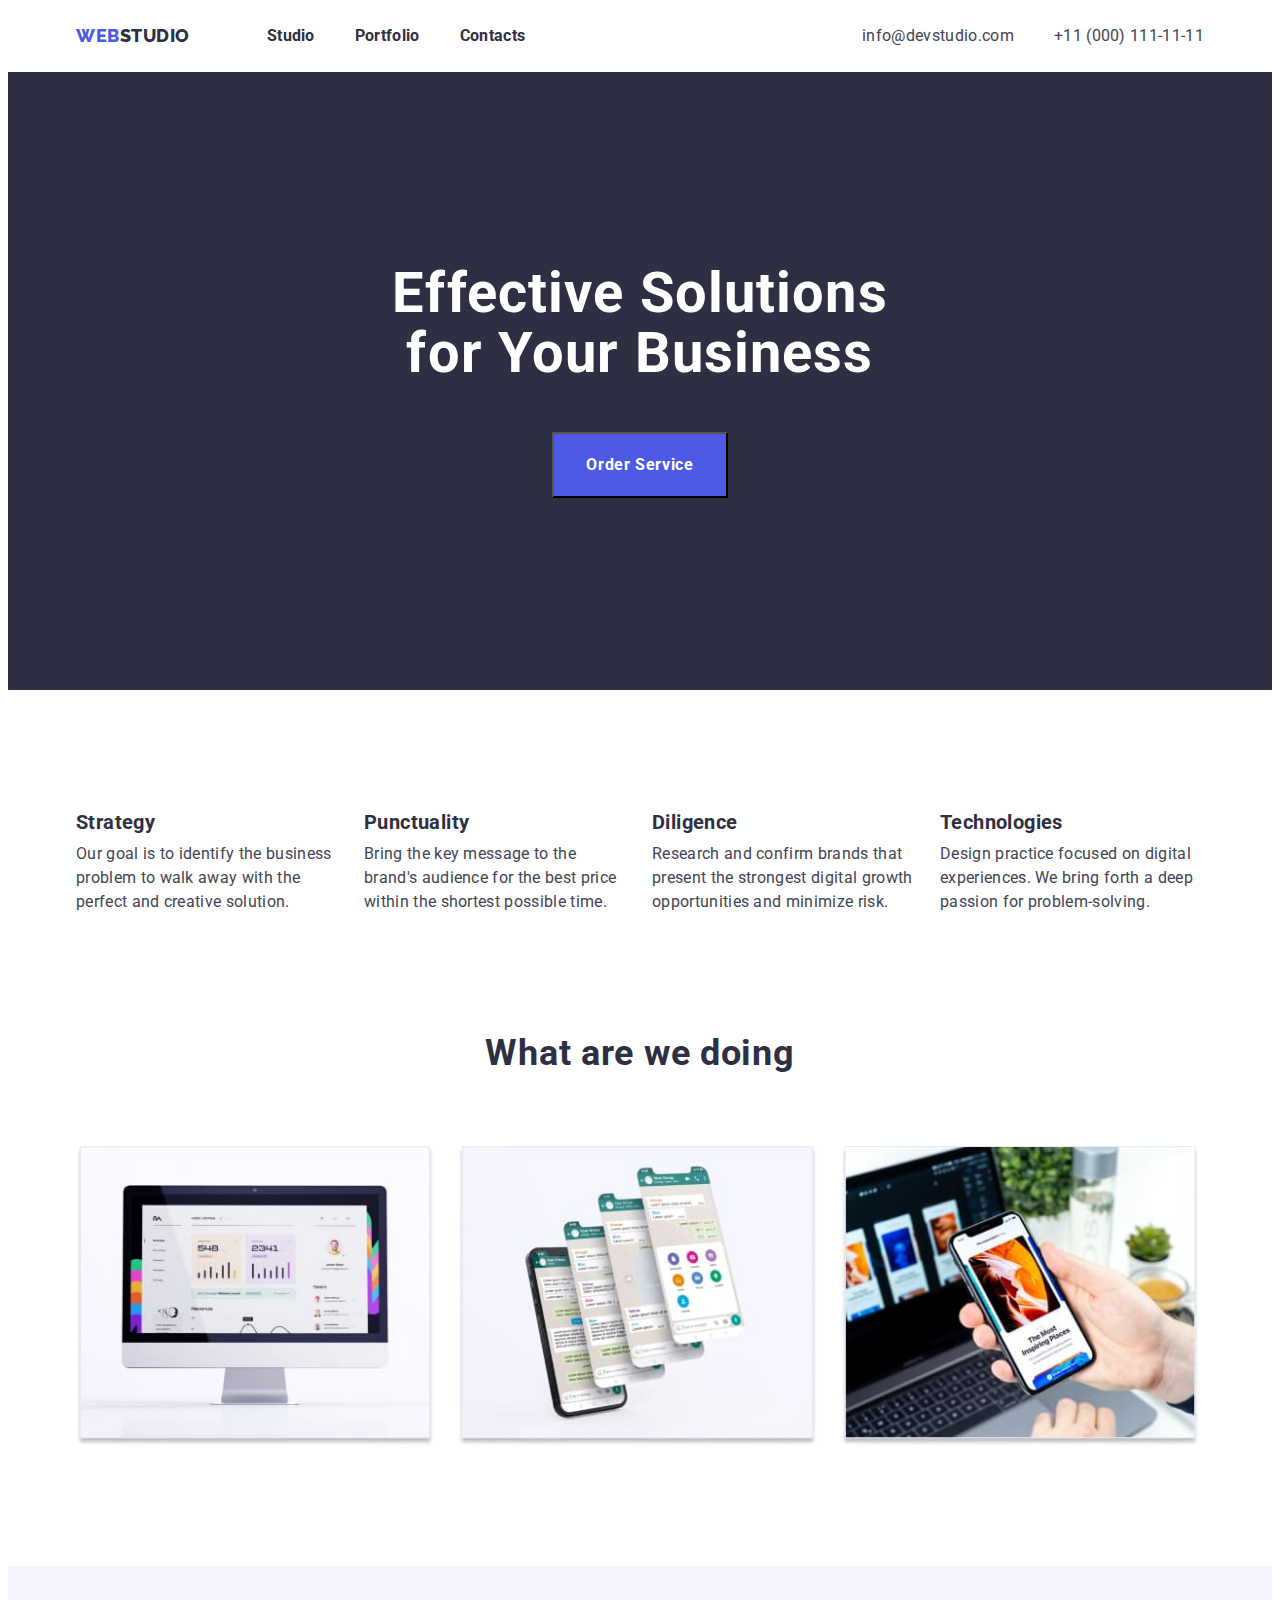
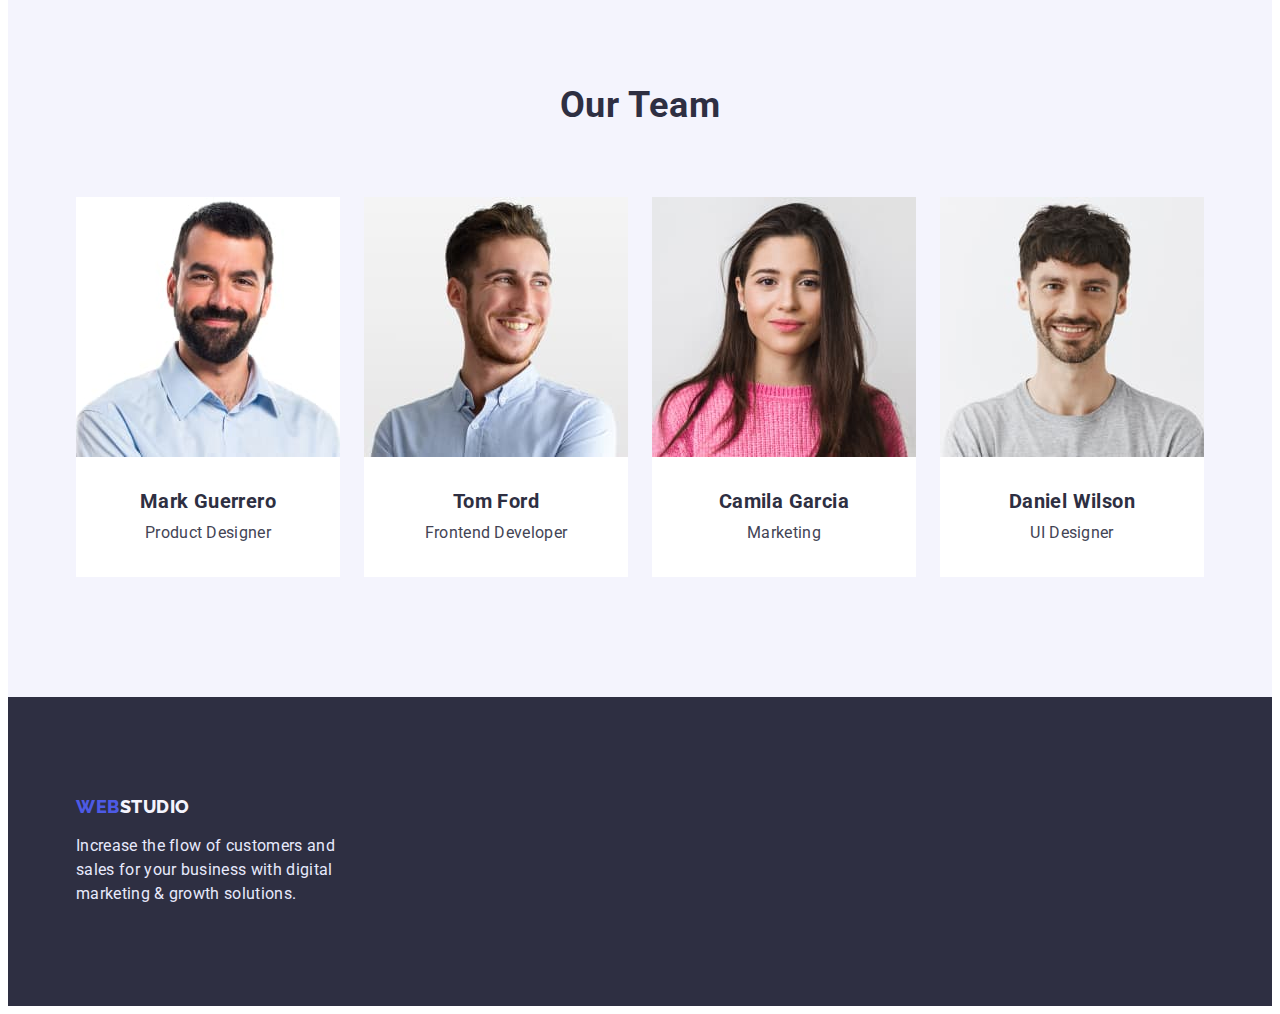
<file: index.html>
<!DOCTYPE html>
<html lang="en">
  <head>
    <meta charset="UTF-8" />
    <meta http-equiv="X-UA-Compatible" content="IE=edge" />
    <meta name="viewport" content="width=device-width, initial-scale=1.0" />
    <title>Module.1.1</title>

    <link
      rel="stylesheet"
      href="https://cdnjs.cloudflare.com/ajax/libs/modern-normalize/1.1.0/modern-normalize.min.css"
      integrity="sha512-wpPYUAdjBVSE4KJnH1VR1HeZfpl1ub8YT/NKx4PuQ5NmX2tKuGu6U/JRp5y+Y8XG2tV+wKQpNHVUX03MfMFn9Q=="
      crossorigin="anonymous"
      referrerpolicy="no-referrer"
    />
    <link rel="preconnect" href="https://fonts.googleapis.com" />
    <link rel="preconnect" href="https://fonts.gstatic.com" crossorigin />
    <link
      href="https://fonts.googleapis.com/css2?family=Raleway:wght@700;800&family=Roboto:wght@400;500;700;900&display=swap"
      rel="stylesheet"
    />

    <link rel="stylesheet" href="./css/styles.css" />
  </head>

  <body>
    <header class="header">
      <div class="conteiner">
        <a class="logo-link" href="/"><span class="three-letters">WEB</span>STUDIO</a>
        <nav>
          <ul class="header-list">
            <li><a class="header-link" href="./index.html">Studio</a></li>
            <li>
              <a class="header-link" href="./portfolio.html">Portfolio</a>
            </li>
            <li><a class="header-link" href="/">Contacts</a></li>
          </ul>
        </nav>

        <ul class="header-contacts">
            <li class="header-contacts__item">
              <a class="header-contacts__link" href="mailto:info@devstudio.com"
                >info@devstudio.com</a
              >
            </li>

            <li class="header-contacts__item">
              <a class="header-contacts__link" href="tel:+110001111111">+11 (000) 111-11-11</a>
            </li>
        </ul>
      </div>
    </header>
    <main>
      <section class="hero section">
        <div class="conteiner">
          <h1 class="hero_title">Effective Solutions for Your Business</h1>
          <button type="button" class="hero_button">Order Service</button>
        </div>
      </section>

      <!--personalities webstudio-->

      <section class="section goals">
        <div class="conteiner">
          <h2 class="visually-hidden">Goals</h2>
          <ul class="description">
            <li class="description_list">
              <h3 class="description_list_item">Strategy</h3>
              <p class="description_text">
                Our goal is to identify the business problem to walk away with the perfect and
                creative solution.
              </p>
            </li>
            <li class="description_list">
              <h3 class="description_list_item">Punctuality</h3>
              <p class="description_text">
                Bring the key message to the brand's audience for the best price within the shortest
                possible time.
              </p>
            </li>
            <li class="description_list">
              <h3 class="description_list_item">Diligence</h3>
              <p class="description_text">
                Research and confirm brands that present the strongest digital growth opportunities
                and minimize risk.
              </p>
            </li>
            <li class="description_list">
              <h3 class="description_list_item">Technologies</h3>
              <p class="description_text">
                Design practice focused on digital experiences. We bring forth a deep passion for
                problem-solving.
              </p>
            </li>
          </ul>
        </div>
      </section>

      <!-- Activity -->

      <section class="section activity">
        <div class="conteiner">
          <h2 class="activity_title">What are we doing</h2>
          <div class="conteiner-in">
          <ul class="activity_list">
            <li class="activity_list_item">
              <img width="360" height="300" src="./images/Photo-1.jpg" alt="Photo-1" />
            </li>
            <li class="activity_list_item">
              <img width="360" height="300" src="./images/Photo-2.jpg" alt="Photo-2" />
            </li>
            <li class="activity_list_item">
              <img width="360" height="300" src="./images/Photo-3.jpg" alt="Photo-3" />
            </li>
          </ul>
        </div>
        </div>
      </section>

      <!-- Team -->

      <section class="team section">
        <div class="conteiner">
          <h2 class="team_title">Our Team</h2>
          <div class="conteiner-in">
          <ul class="team_list">
            <li class="team_list_item">
              <img class="img" width="264" height="260" src="./images/Photo-4.jpg" alt="Photo-4" />
              <h3 class="name">Mark Guerrero</h3>
              <p class="position">Product Designer</p>
            </li>
            <li class="team_list_item">
              <img class="img" width="264" height="260" src="./images/Photo-5.jpg" alt="Photo-5" />
              <h3 class="name">Tom Ford</h3>
              <p class="position">Frontend Developer</p>
            </li>
            <li class="team_list_item">
              <img class="img" width="264" height="260" src="./images/Photo-6.jpg" alt="photo-6" />
              <h3 class="name">Camila Garcia</h3>
              <p class="position">Marketing</p>
            </li>
            <li class="team_list_item">
              <img class="img" width="264" height="260" src="./images/Photo-7.jpg" alt="photo-7" />
              <h3 class="name">Daniel Wilson</h3>
              <p class="position">UI Designer</p>
            </li>
          </ul>
        </div>
        </div>
      </section>
    </main>

    <footer class="footer">
      <div class="conteiner">
        <a class="logo_link_footer" href="/"><span class="three_letters_footer">WEB</span>STUDIO</a>
        <p class="footer_description">
          Increase the flow of customers and sales for your business with digital marketing & growth
          solutions.
        </p>
      </div>
    </footer>
  </body>
</html>
</file>
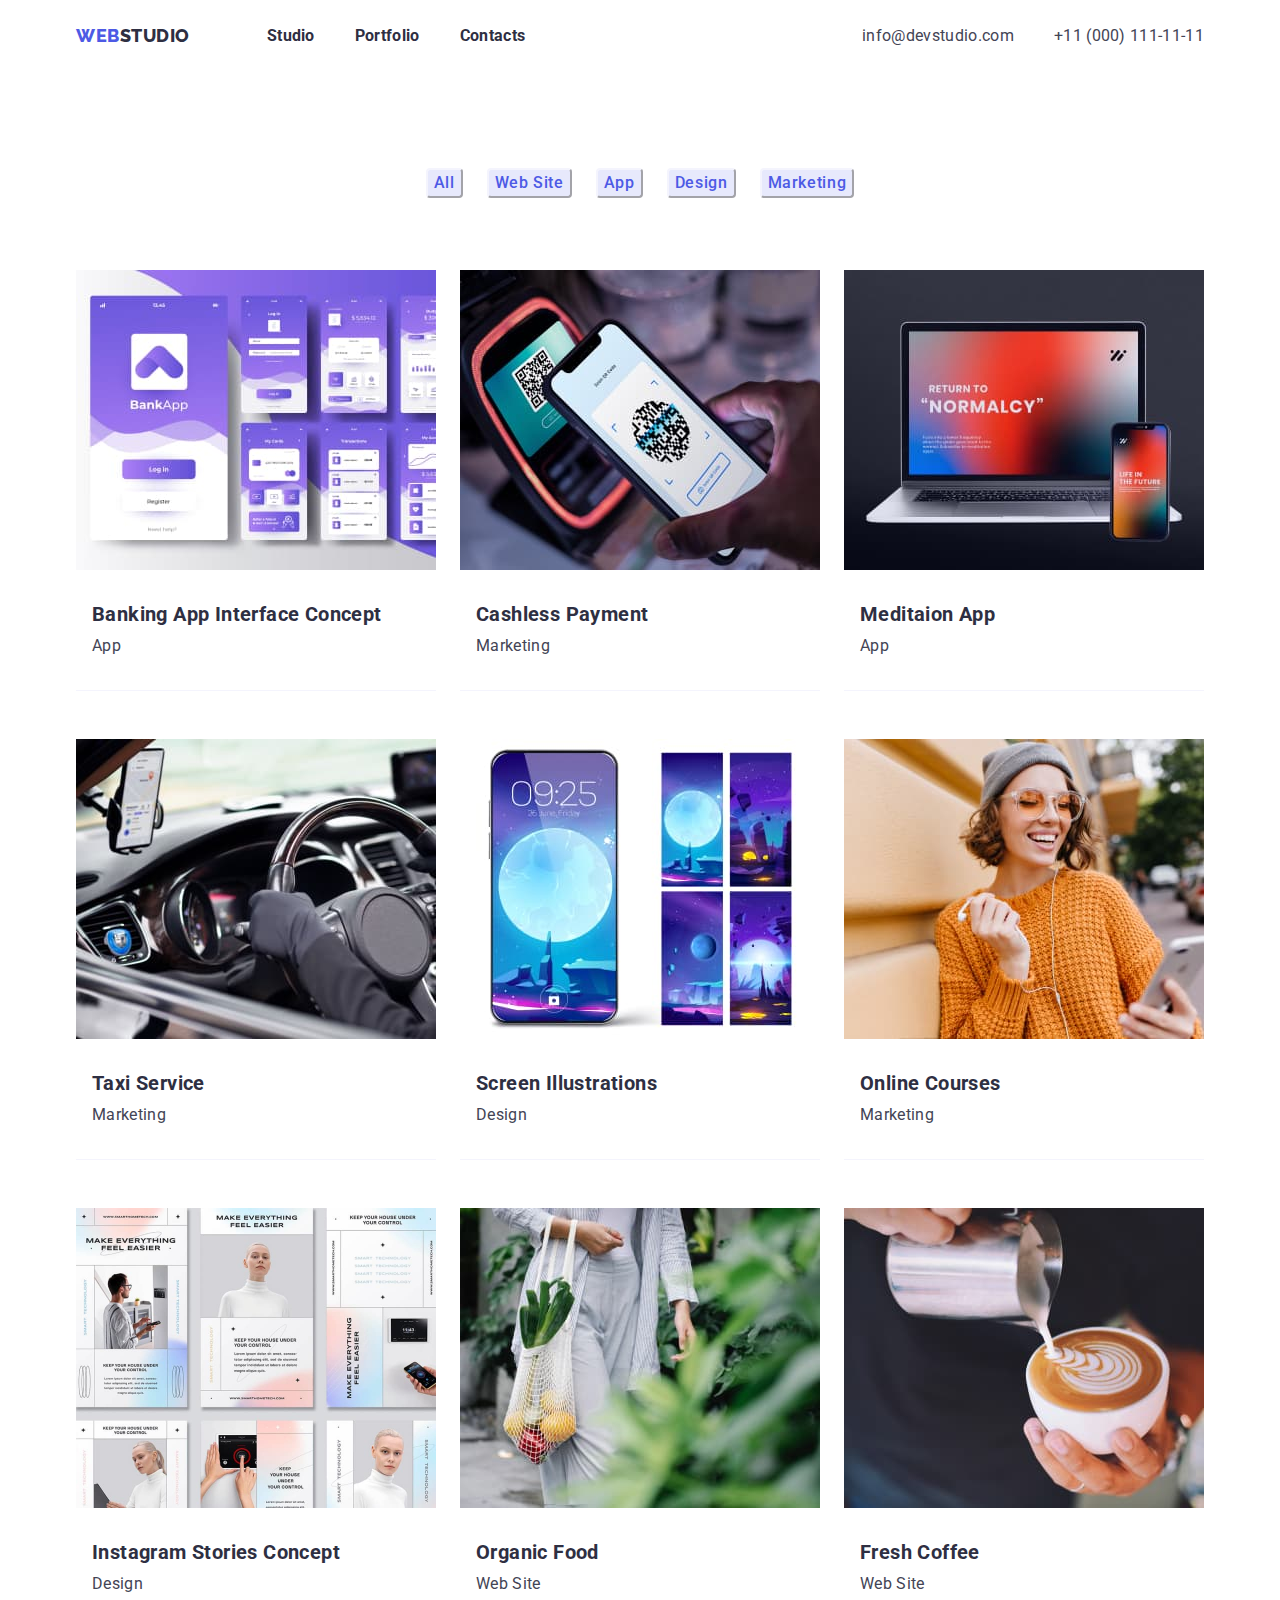
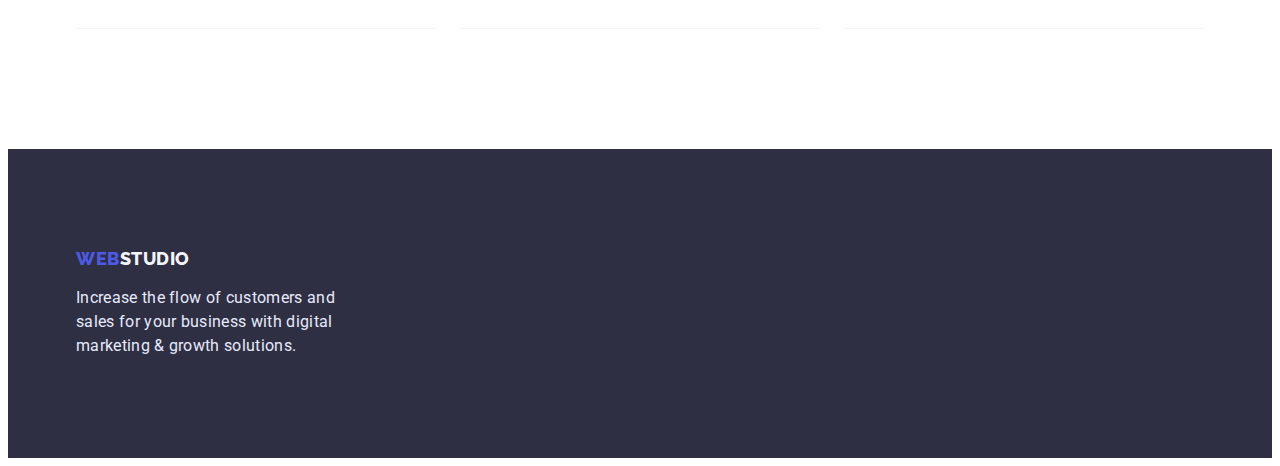
<file: portfolio.html>
<!DOCTYPE html>
<html lang="en">
  <head>
    <meta charset="UTF-8" />
    <meta http-equiv="X-UA-Compatible" content="IE=edge" />
    <meta name="viewport" content="width=device-width, initial-scale=1.0" />
    <title>Module.1.1</title>

    <link
      rel="stylesheet"
      href="https://cdnjs.cloudflare.com/ajax/libs/modern-normalize/1.1.0/modern-normalize.min.css"
      integrity="sha512-wpPYUAdjBVSE4KJnH1VR1HeZfpl1ub8YT/NKx4PuQ5NmX2tKuGu6U/JRp5y+Y8XG2tV+wKQpNHVUX03MfMFn9Q=="
      crossorigin="anonymous"
      referrerpolicy="no-referrer"
    />

    <link rel="preconnect" href="https://fonts.googleapis.com" />
    <link rel="preconnect" href="https://fonts.gstatic.com" crossorigin />
    <link
      href="https://fonts.googleapis.com/css2?family=Raleway:wght@700;800&family=Roboto:wght@400;500;700;900&display=swap"
      rel="stylesheet"
    />

    <link rel="stylesheet" href="./css/styles.css" />
  </head>

  <body>
    <header class="header">
      <div class="conteiner">
        <a class="logo-link" href="/"><span class="three-letters">WEB</span>STUDIO</a>
        <nav>
          <ul class="header-list">
            <li><a class="header-link" href="./index.html">Studio</a></li>
            <li><a class="header-link" href="./portfolio.html">Portfolio</a></li>
            <li><a class="header-link" href="/">Contacts</a></li>
          </ul>
        </nav>

        <ul class="header-contacts">
          <li class="header-contacts__item">
            <a class="header-contacts__link" href="mailto:info@devstudio.com">info@devstudio.com</a>
          </li>

          <li class="header-contacts__item">
            <a class="header-contacts__link" href="tel:+110001111111">+11 (000) 111-11-11</a>
          </li>
        </ul>
      </div>
    </header>
    <main>
      <!--Portfolio-->

      <section class="section buttons">
        <div class="conteiner">
          <h1 class="visually-hidden">Portfolio</h1>

          <div class="conteiner-in">
            <ul>
              <li>
                <button type="button" class="button-filtr">All</button>
              </li>
              <li>
                <button type="button" class="button-filtr">Web Site</button>
              </li>
              <li>
                <button type="button" class="button-filtr">App</button>
              </li>
              <li>
                <button type="button" class="button-filtr">Design</button>
              </li>
              <li>
                <button type="button" class="button-filtr">Marketing</button>
              </li>
            </ul>
          </div>
        </div>
      </section>

      <section class="section portfolio">
        <div class="conteiner">
          <ul class="portfolio-list">
            <li class="porfolio-list-list">
              <a href="/" class="portfolio_list_link">
                <img class="img-portfolio" width="360" height="300" src="./images/Photo-8.jpg" alt="photo-8" />
                <h3 class="portfolio_list_item">Banking App Interface Concept</h3>
                <p class="portfolio_list_filtr">App</p>
              </a>
            </li>
            <li class="porfolio-list-list">
              <a href="/" class="portfolio_list_link">
                <img class="img-portfolio" width="360" height="300" src="./images/Photo-9.jpg" alt="photo-9" />
                <h3 class="portfolio_list_item">Cashless Payment</h3>
                <p class="portfolio_list_filtr">Marketing</p>
              </a>
            </li>
            <li class="porfolio-list-list">
              <a href="/" class="portfolio_list_link">
                <img class="img-portfolio" width="360" height="300" src="./images/Photo-10.jpg" alt="photo-10" />
                <h3 class="portfolio_list_item">Meditaion App</h3>
                <p class="portfolio_list_filtr">App</p>
              </a>
            </li>
            <li class="porfolio-list-list">
              <a href="/" class="portfolio_list_link">
                <img class="img-portfolio" width="360" height="300" src="./images/Photo-11.jpg" alt="photo-11" />
                <h3 class="portfolio_list_item">Taxi Service</h3>
                <p class="portfolio_list_filtr">Marketing</p>
              </a>
            </li>
            <li class="porfolio-list-list">
              <a href="/" class="portfolio_list_link">
                <img class="img-portfolio" width="360" height="300" src="./images/Photo-12.jpg" alt="photo-12" />
                <h3 class="portfolio_list_item">Screen Illustrations</h3>
                <p class="portfolio_list_filtr">Design</p>
              </a>
            </li>
            <li class="porfolio-list-list">
              <a href="/" class="portfolio_list_link">
                <img class="img-portfolio" width="360" height="300" src="./images/Photo-13.jpg" alt="photo-13" />
                <h3 class="portfolio_list_item">Online Courses</h3>
                <p class="portfolio_list_filtr">Marketing</p>
              </a>
            </li>
            <li class="porfolio-list-list">
              <a href="/" class="portfolio_list_link">
                <img class="img-portfolio" width="360" height="300" src="./images/Photo-14.jpg" alt="photo-14" />
                <h3 class="portfolio_list_item">Instagram Stories Concept</h3>
                <p class="portfolio_list_filtr">Design</p>
              </a>
            </li>
            <li class="porfolio-list-list">
              <a href="/" class="portfolio_list_link">
                <img class="img-portfolio" width="360" height="300" src="./images/Photo-15.jpg" alt="photo-15" />
                <h3 class="portfolio_list_item">Organic Food</h3>
                <p class="portfolio_list_filtr">Web Site</p>
              </a>
            </li>
            <li class="porfolio-list-list">
              <a href="/" class="portfolio_list_link">
                <img class="img-portfolio" width="360" height="300" src="./images/Photo-16.jpg" alt="photo-16" />
                <h3 class="portfolio_list_item">Fresh Coffee</h3>
                <p class="portfolio_list_filtr">Web Site</p>
              </a>
            </li>
          </ul>
        </div>
      </section>
    </main>
    <footer class="footer">
      <div class="conteiner">
        <a class="logo_link_footer" href="/"><span class="three_letters_footer">WEB</span>STUDIO</a>
        <p class="footer_description">
          Increase the flow of customers and sales for your business with digital marketing & growth
          solutions.
        </p>
      </div>
    </footer>
  </body>
</html>
</file>
<file: css/styles.css>
:root{

    --brandcolor: #2E2F42;
    --colorlight: #FFFFFF;
    --colorsky: #4D5AE5;
    --colordurk: #434455;

    --font-secondary: "Raleway", sans-serif;
    
}

img{

    display: block;
    width: 100%;
}

h1, h2, h3, h4, h5, h6, p{
    margin-top: 0;
    margin-bottom: 0;
}

ul{
    margin: 0;
    padding: 0;
}

.conteiner{

    max-width: 1128px;
    margin: 0 auto;
    padding-left: 15px;
    padding-right: 15px;
}


body {
    font-family: 'Roboto', sans-serif;
        
    background-color: #FFFFFF;
    }
    ul{
        list-style: none;

    }



/* ------------------------Studio Studio-------------------- */


/* ------------------------Header-------------------------- */

.header .conteiner{
    display: flex;
    align-items: center;
    margin-top: 24px;
    margin-bottom: 24px;
}

.header nav,
.header ul{

    display: flex;
    align-items: center;
}

.three-letters{
    color: var(--colorsky);
}

.logo-link{
    text-decoration: none;
    font-family: var(--font-secondary);
    font-weight: 800;
    font-size: 18px;
    line-height: 1.33;
    Letter-spacing: 0.03em;
    color: var(--brandcolor);
    margin-right: 77px;
    
}


.header-link{
    text-decoration: none;
    font-weight: 700;
    font-size: 16px;
    line-height: 1.5;
    letter-spacing: 0.02em;
    color: var(--brandcolor);
}

.header-link:hover,
.header-link:focus{
color: var(--colorsky);
}

.header-list{

    display: flex;
    gap: 40px;
}

.header-contacts{

    margin-left: auto;
    gap: 40px;
}

.header-contacts__link{
    text-decoration: none;
    font-weight: 400;
    font-size: 16px;
    line-height: 1.5;
    letter-spacing: 0.02em;
    color:var(--colordurk);
}

.header-contacts__link:hover,
.header-contacts__link:focus{
color: var(--colorsky);
}

.section{

    padding-top: 120px;
    padding-bottom: 120px;
}


/* ---------------------section hero----------------------- */

.hero.section{
    padding-top: 192px;
    padding-bottom: 192px;
    text-align: center;
}

.hero{

    background-color: var(--brandcolor);
}

.hero_title{

    font-weight: 700;
    font-size: 56px;
    line-height: 1.07;
    letter-spacing: 0.02em;
    color: var(--colorlight);
    width: 496px; 
    margin-left: auto;
    margin-right: auto;
    text-align: center; 
}

.hero_button{
    font-family: inherit;
    cursor: pointer;
    font-weight: 700;
    font-size: 16px;
    line-height: 1.9;
    letter-spacing: 0.04em;
    color: var(--colorlight);
    background-color: var(--colorsky);
    padding: 16px 32px;
    margin-top: 48px;
    margin-right: auto;
    margin-left: auto;
    

}

.hero_button:hover,
.hero_button:focus{
    color: var(--colorlight);
    background-color: var(--colorsky);
}

/* -------------------personalities webstudio-------------- */

.visually-hidden{

    position: absolute;
    white-space: nowrap;
    width: 1px;
    height: 1px;
    overflow: hidden;
    border: 0;
    padding: 0;
    clip: rect(0 0 0 0);
    clip-path: inset(50%);
    margin: -1;
}

.section.goals{

    padding-bottom: 0;
}

.section.goals .conteiner{

    display: flex;

}

.section.goals ul{

    display: flex;
    justify-content: space-between;
    gap: 24px;
}



.description_list_item{

    font-weight: 700;
    font-size: 20px;
    line-height: 1.2;
    letter-spacing: 0.02em;
    color: var(--brandcolor);
    margin-bottom: 8px;
}

.description_list{

    width: calc((100% - 72px) / 4);
}

.description_text{
font-size: 16px;
line-height: 1.5;
letter-spacing: 0.02em;
color: var(--colordurk);
}

/* ---------------------Activity title------------------- */
.activity_title{

    font-weight: 700;
    font-size: 36px;
    line-height: 1.1;
    letter-spacing: 0.02em;
    color: var(--brandcolor);
    text-align: center;
    margin-bottom: 72px;
}

.section.activity .conteiner-in{

    display: flex;
    
}

.section.activity ul{

    display: flex;
    justify-content: space-between;
    gap: 24px;
}


/* --------------------Team---------------------------- */

.team{
background-color: #F4F4FD;

}

.team_title{

    font-weight: 700;
    font-size: 36px;
    line-height: 1.1;
    letter-spacing: 0.02em;
    color: var(--brandcolor);
    text-align: center;
    margin-bottom: 72px;
}

.team_list_item{

    background-color: #FFFFFF;
    width: calc((100% - 72px) / 4);
}

.team section .conteiner-in{

    display: flex;
}

.team.section ul{

    display: flex;
    justify-content: space-between;
    gap: 24px;
}

.img{

    margin-bottom: 32px;
}

.name{

    font-weight: 700;
    font-size: 20px;
    line-height: 1.2;
    letter-spacing: 0.02em;
    color: var(--brandcolor);
    margin-bottom: 8px;
    text-align: center;
}

.position{
    font-size: 16px;
    line-height: 1.5;
    letter-spacing: 0.02em;
    color: var(--colordurk);
    margin-bottom: 32px;
    text-align: center;
}
/* -----------------------Portfolio Portfolio---------------------------- */




/* -----------------------Filtr portfolio------------------------- */

.section.buttons{

    padding-top: 96px;
    padding-bottom: 72px;
}

.section.buttons ul{
    display: flex;
    align-items: center;
    justify-content: center;
    gap: 24px;
    
}
.button-filtr{

    font-family: inherit;
    cursor: pointer;
    font-weight: 500;
    font-size: 16px;
    line-height: 1.5;
    letter-spacing: 0.04em;
    color: var(--colorsky);
    background-color: #E7E9FC;
    border-color: #F4F4FD;
    border-radius: 4px;

}

.button-filtr:hover,
.button-filtr:focus{
    color: var(--colorlight);
    background-color:  var(--colorsky);
}

/* ---------------------Portfolio section----------------------------- */

.section.portfolio{

    padding-top: 0;
    /* background-color: #E5E5E5; */
}

.section.portfolio .conteiner{


}

.section.portfolio ul{

    display: flex;
    flex-wrap: wrap;
    row-gap: 48px;
    column-gap: 24px;
    border-bottom: red;

}

.section.portfolio li{

    width: calc((100% - 48px) / 3);
    background-color: #FFFFFF;
}

.porfolio-list-list{

    border-bottom: 0.5px solid #F4F4FD;
}

.img-portfolio{

    margin-bottom: 32px;
}

.portfolio_list_link{

    text-decoration: none;
}

.portfolio_list_item{

    font-weight: 700;
    font-size: 20px;
    line-height: 1.2;
    letter-spacing: 0.02em;
    color: var(--brandcolor);
    margin-bottom: 8px;
    margin-left: 16px;
}

.portfolio_list_filtr{

    font-weight: 400;
    font-size: 16px;
    line-height: 1.5;
    letter-spacing: 0.02em;
    color: var(--colordurk);
    margin-bottom: 32px;
    margin-left: 16px;
}

/* -----------------------footer------------------------------- */
.footer{
    background-color: var(--brandcolor);
    padding-top: 100px;
    padding-bottom: 100px;
    ;
}
.logo_link_footer{

    display: block;
    text-decoration: none;
    font-family: var(--font-secondary);
    font-weight: 800;
    font-size: 18px;
    line-height: 1.16;
    letter-spacing: 0.03em;
    color: #F4F4FD;
    margin-bottom: 16px;
}

.three_letters_footer{

    font-size: 18px;
    line-height: 1.16;
    letter-spacing: 0.03em;
    color: var(--colorsky);
}

.footer_description{

    font-size: 16px;
    line-height: 1.5;
    letter-spacing: 0.02em;
    color: #E7E9FC;
    width: 264px;
}
</file>
